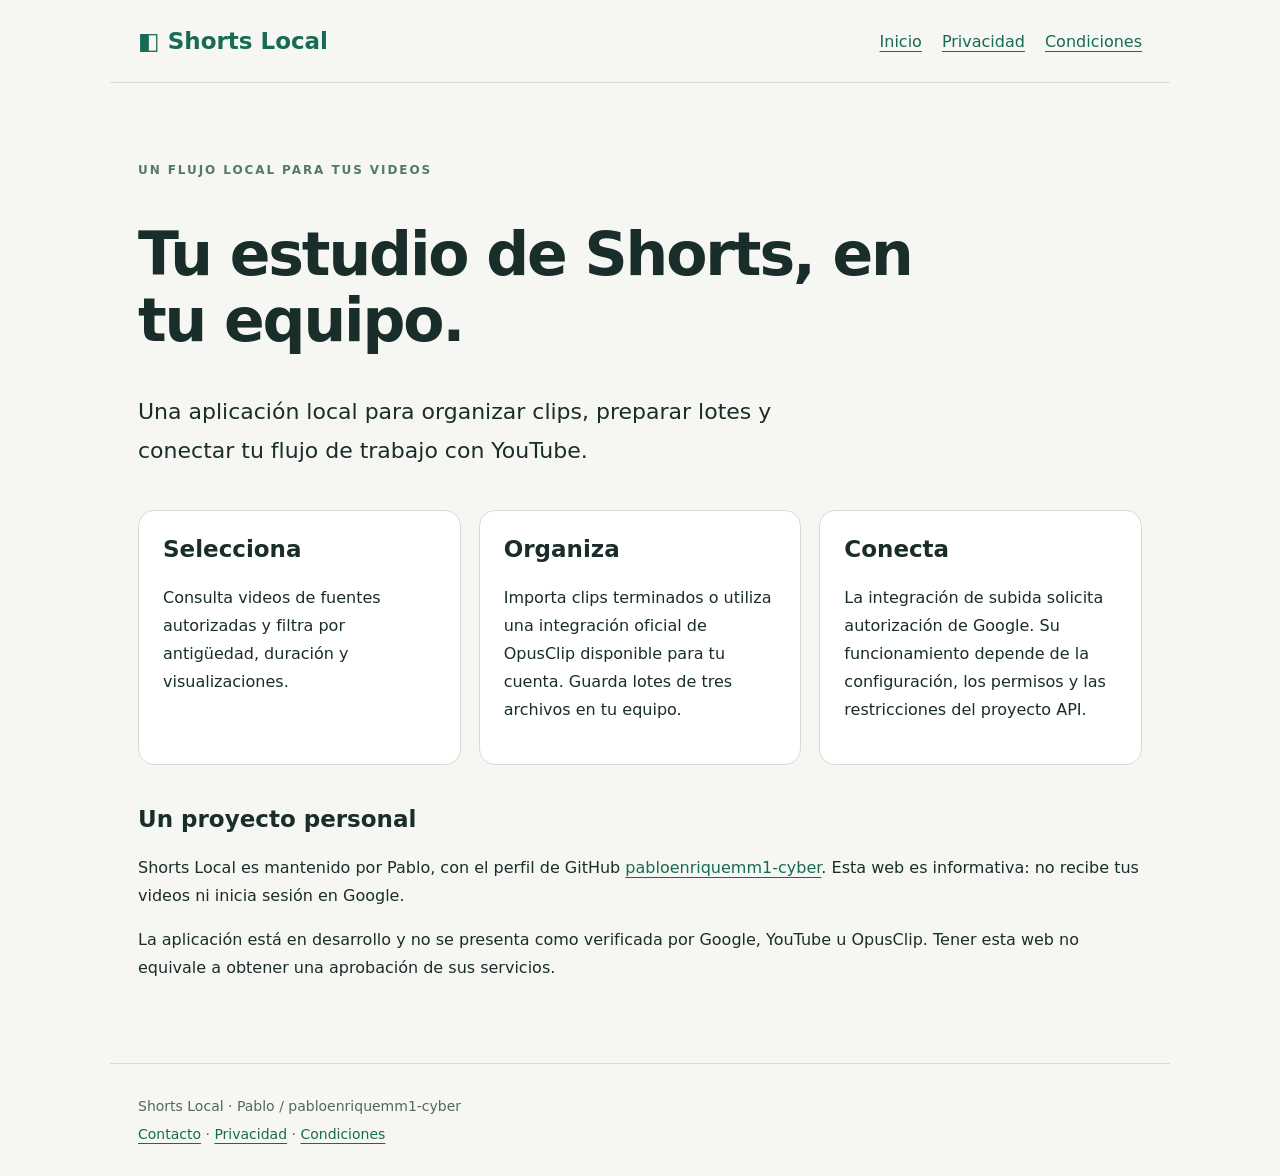
<file: index.html>
<!doctype html>
<html lang="es"><head><meta charset="utf-8"><meta name="viewport" content="width=device-width, initial-scale=1"><title>Shorts Local</title><link rel="stylesheet" href="style.css"><meta name="description" content="Shorts Local: proyecto personal para organizar clips en Windows. Información, privacidad y condiciones de uso."></head>
<body><header><a class="brand" href="index.html">◧ Shorts Local</a><nav aria-label="Principal"><a href="index.html">Inicio</a><a href="privacy.html">Privacidad</a><a href="terms.html">Condiciones</a></nav></header><main><p class="eyebrow">UN FLUJO LOCAL PARA TUS VIDEOS</p><h1>Tu estudio de Shorts, en tu equipo.</h1><p class="lead">Una aplicación local para organizar clips, preparar lotes y conectar tu flujo de trabajo con YouTube.</p><div class="cards"><article><h2>Selecciona</h2><p>Consulta videos de fuentes autorizadas y filtra por antigüedad, duración y visualizaciones.</p></article><article><h2>Organiza</h2><p>Importa clips terminados o utiliza una integración oficial de OpusClip disponible para tu cuenta. Guarda lotes de tres archivos en tu equipo.</p></article><article><h2>Conecta</h2><p>La integración de subida solicita autorización de Google. Su funcionamiento depende de la configuración, los permisos y las restricciones del proyecto API.</p></article></div><h2>Un proyecto personal</h2><p>Shorts Local es mantenido por Pablo, con el perfil de GitHub <a href="https://github.com/pabloenriquemm1-cyber">pabloenriquemm1-cyber</a>. Esta web es informativa: no recibe tus videos ni inicia sesión en Google.</p><p>La aplicación está en desarrollo y no se presenta como verificada por Google, YouTube u OpusClip. Tener esta web no equivale a obtener una aprobación de sus servicios.</p></main><footer>Shorts Local · Pablo / pabloenriquemm1-cyber<br><a href="mailto:pabloenrique0mm1@gmail.com">Contacto</a> · <a href="privacy.html">Privacidad</a> · <a href="terms.html">Condiciones</a></footer></body></html>
</file>
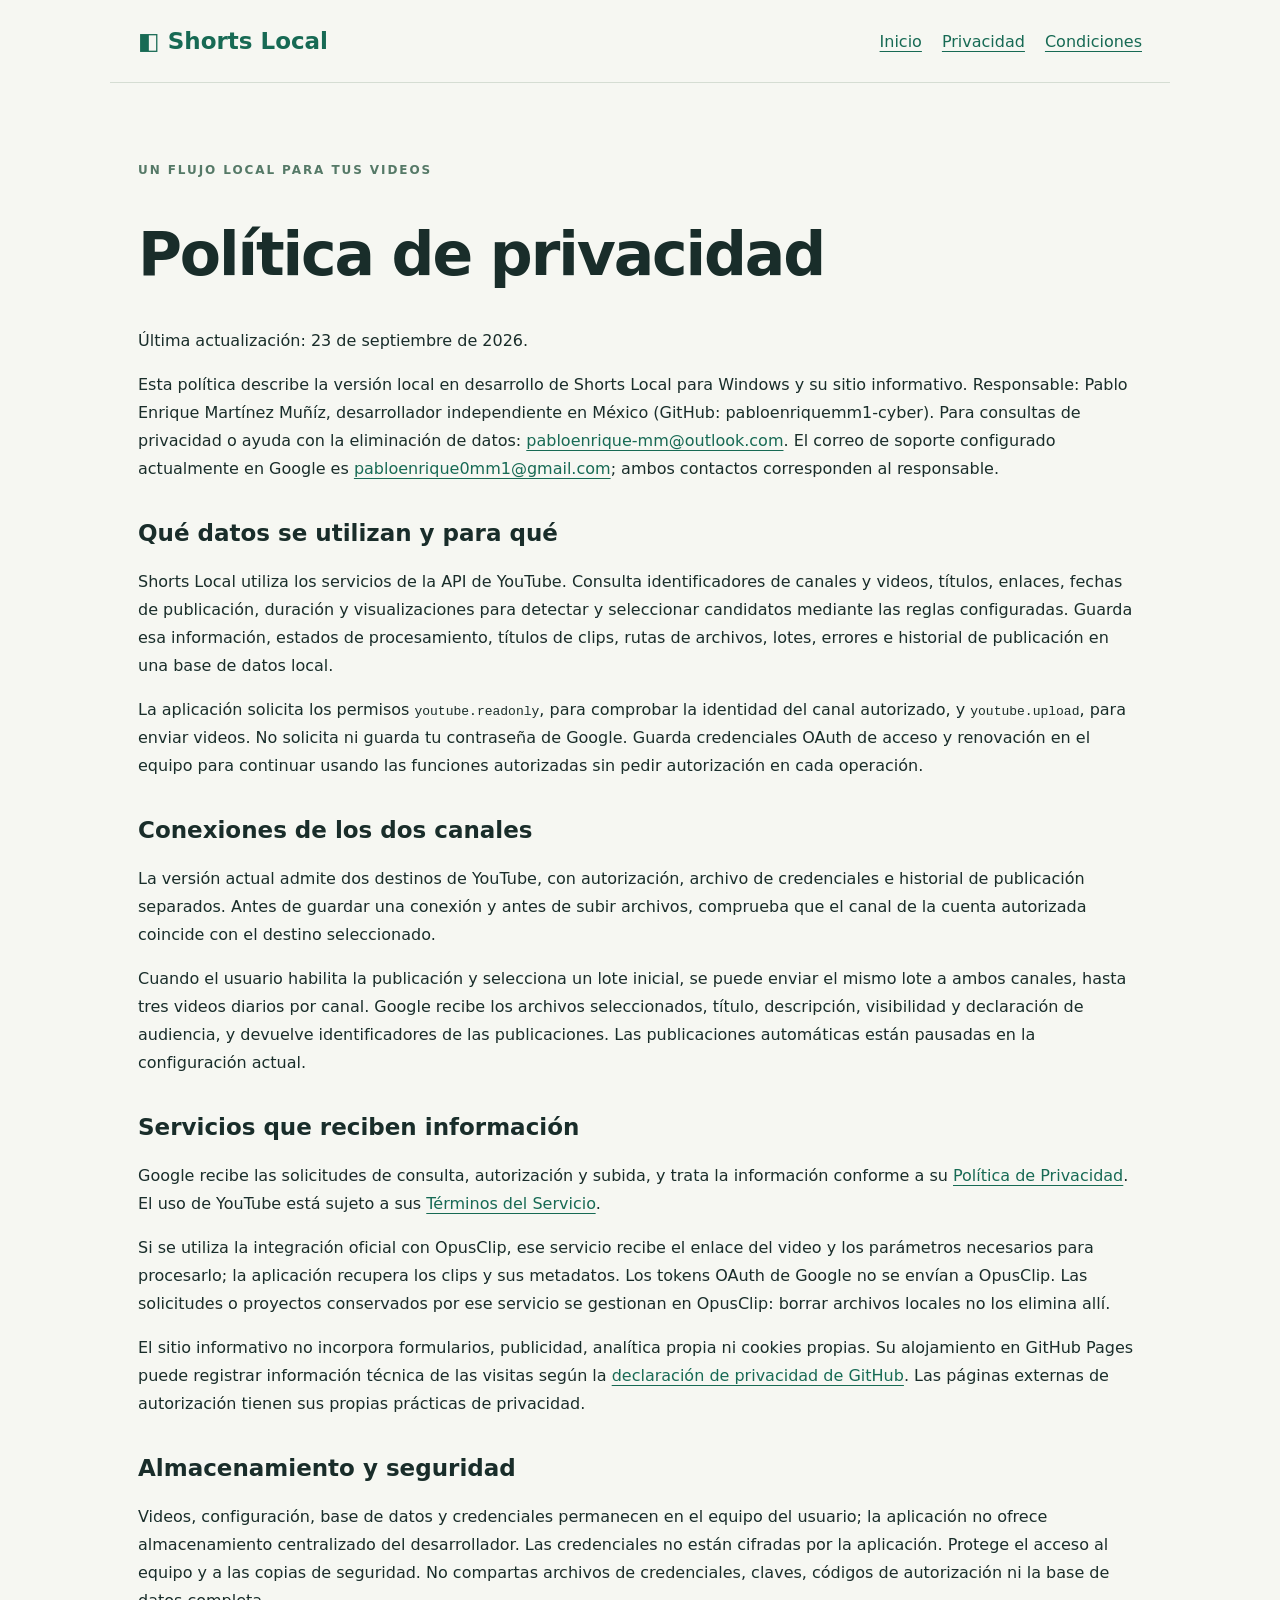
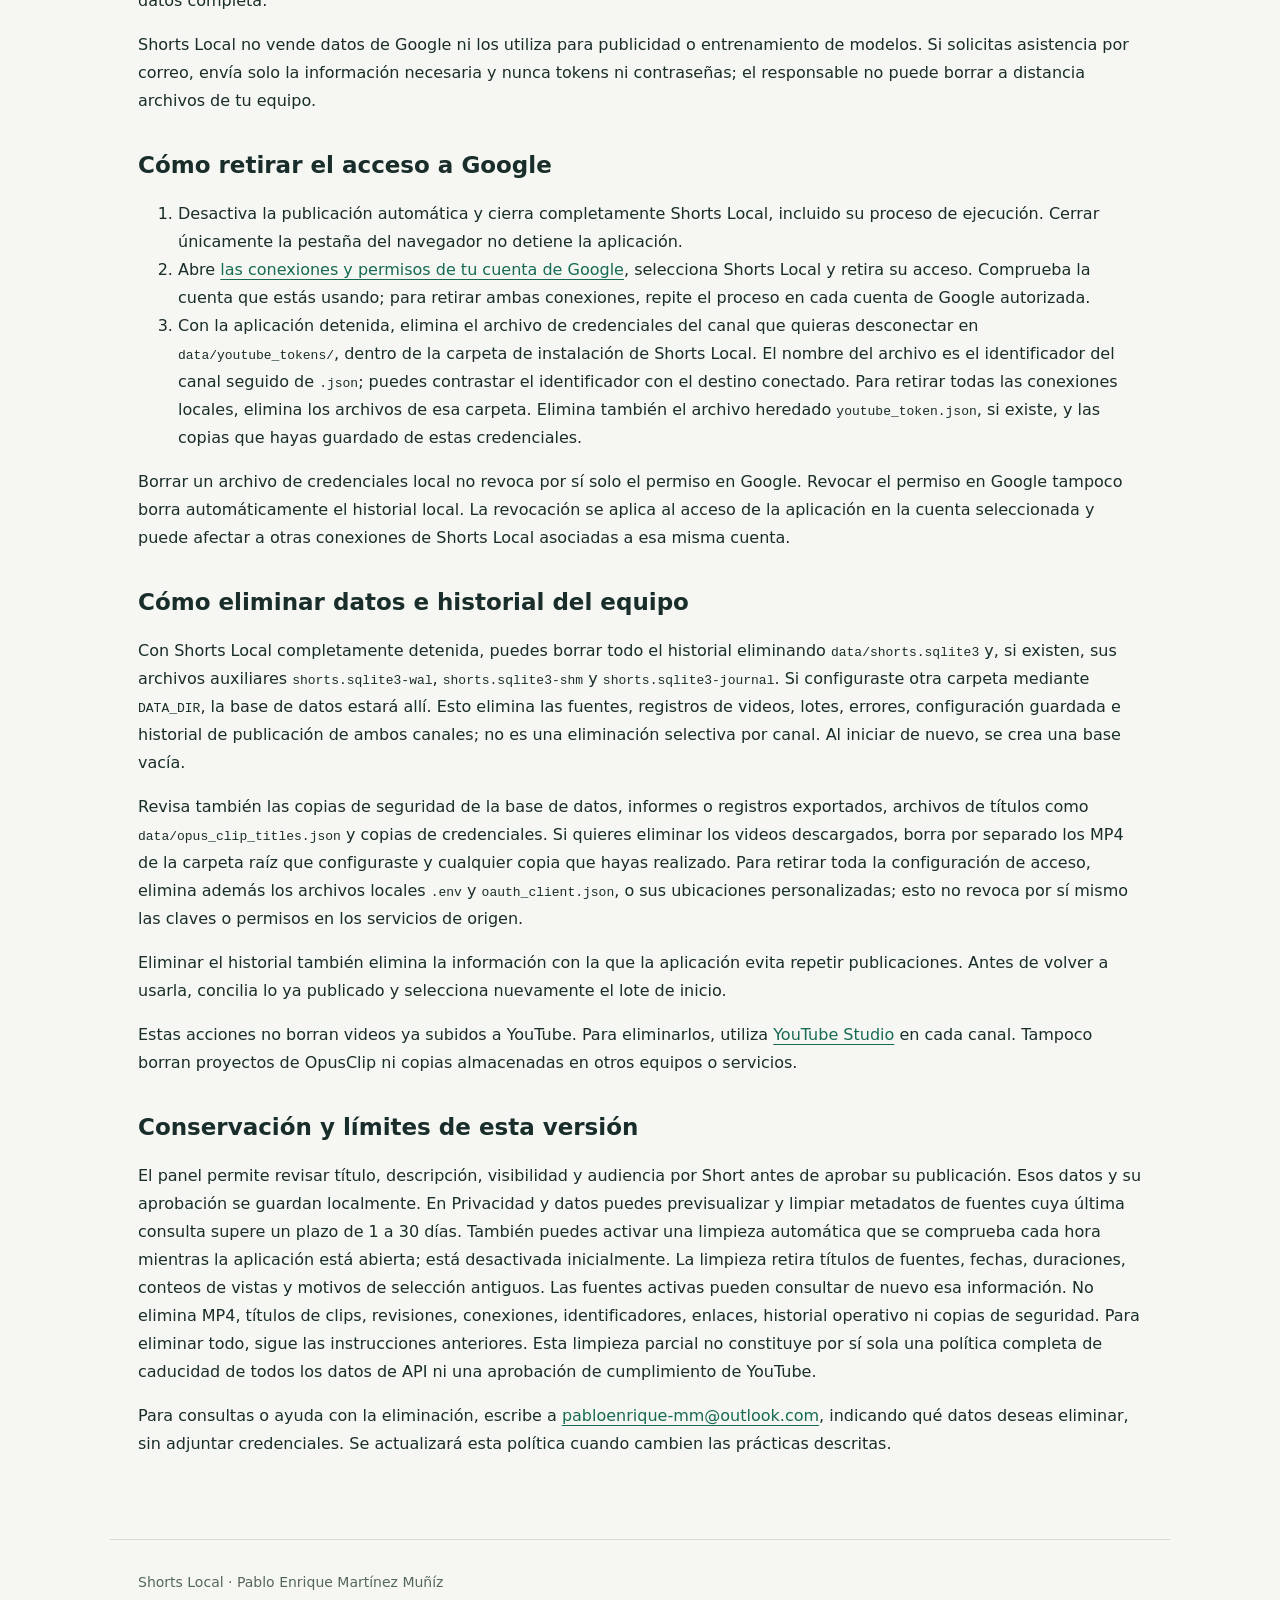
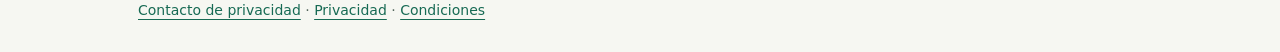
<file: privacy.html>
<!doctype html>
<html lang="es">
<head><meta charset="utf-8"><meta name="viewport" content="width=device-width, initial-scale=1"><title>Privacidad · Shorts Local</title><link rel="stylesheet" href="style.css"><meta name="description" content="Datos, conexiones de YouTube y eliminación de información en Shorts Local."></head>
<body>
<header><a class="brand" href="index.html">◧ Shorts Local</a><nav aria-label="Principal"><a href="index.html">Inicio</a><a href="privacy.html">Privacidad</a><a href="terms.html">Condiciones</a></nav></header>
<main>
<p class="eyebrow">UN FLUJO LOCAL PARA TUS VIDEOS</p>
<h1>Política de privacidad</h1>
<p>Última actualización: 23 de septiembre de 2026.</p>
<p>Esta política describe la versión local en desarrollo de Shorts Local para Windows y su sitio informativo. Responsable: Pablo Enrique Martínez Muñíz, desarrollador independiente en México (GitHub: pabloenriquemm1-cyber). Para consultas de privacidad o ayuda con la eliminación de datos: <a href="mailto:pabloenrique-mm@outlook.com">pabloenrique-mm@outlook.com</a>. El correo de soporte configurado actualmente en Google es <a href="mailto:pabloenrique0mm1@gmail.com">pabloenrique0mm1@gmail.com</a>; ambos contactos corresponden al responsable.</p>
<h2>Qué datos se utilizan y para qué</h2>
<p>Shorts Local utiliza los servicios de la API de YouTube. Consulta identificadores de canales y videos, títulos, enlaces, fechas de publicación, duración y visualizaciones para detectar y seleccionar candidatos mediante las reglas configuradas. Guarda esa información, estados de procesamiento, títulos de clips, rutas de archivos, lotes, errores e historial de publicación en una base de datos local.</p>
<p>La aplicación solicita los permisos <code>youtube.readonly</code>, para comprobar la identidad del canal autorizado, y <code>youtube.upload</code>, para enviar videos. No solicita ni guarda tu contraseña de Google. Guarda credenciales OAuth de acceso y renovación en el equipo para continuar usando las funciones autorizadas sin pedir autorización en cada operación.</p>
<h2>Conexiones de los dos canales</h2>
<p>La versión actual admite dos destinos de YouTube, con autorización, archivo de credenciales e historial de publicación separados. Antes de guardar una conexión y antes de subir archivos, comprueba que el canal de la cuenta autorizada coincide con el destino seleccionado.</p>
<p>Cuando el usuario habilita la publicación y selecciona un lote inicial, se puede enviar el mismo lote a ambos canales, hasta tres videos diarios por canal. Google recibe los archivos seleccionados, título, descripción, visibilidad y declaración de audiencia, y devuelve identificadores de las publicaciones. Las publicaciones automáticas están pausadas en la configuración actual.</p>
<h2>Servicios que reciben información</h2>
<p>Google recibe las solicitudes de consulta, autorización y subida, y trata la información conforme a su <a href="https://policies.google.com/privacy">Política de Privacidad</a>. El uso de YouTube está sujeto a sus <a href="https://www.youtube.com/t/terms">Términos del Servicio</a>.</p>
<p>Si se utiliza la integración oficial con OpusClip, ese servicio recibe el enlace del video y los parámetros necesarios para procesarlo; la aplicación recupera los clips y sus metadatos. Los tokens OAuth de Google no se envían a OpusClip. Las solicitudes o proyectos conservados por ese servicio se gestionan en OpusClip: borrar archivos locales no los elimina allí.</p>
<p>El sitio informativo no incorpora formularios, publicidad, analítica propia ni cookies propias. Su alojamiento en GitHub Pages puede registrar información técnica de las visitas según la <a href="https://docs.github.com/en/site-policy/privacy-policies/github-general-privacy-statement">declaración de privacidad de GitHub</a>. Las páginas externas de autorización tienen sus propias prácticas de privacidad.</p>
<h2>Almacenamiento y seguridad</h2>
<p>Videos, configuración, base de datos y credenciales permanecen en el equipo del usuario; la aplicación no ofrece almacenamiento centralizado del desarrollador. Las credenciales no están cifradas por la aplicación. Protege el acceso al equipo y a las copias de seguridad. No compartas archivos de credenciales, claves, códigos de autorización ni la base de datos completa.</p>
<p>Shorts Local no vende datos de Google ni los utiliza para publicidad o entrenamiento de modelos. Si solicitas asistencia por correo, envía solo la información necesaria y nunca tokens ni contraseñas; el responsable no puede borrar a distancia archivos de tu equipo.</p>
<h2>Cómo retirar el acceso a Google</h2>
<ol>
<li>Desactiva la publicación automática y cierra completamente Shorts Local, incluido su proceso de ejecución. Cerrar únicamente la pestaña del navegador no detiene la aplicación.</li>
<li>Abre <a href="https://security.google.com/settings/security/permissions">las conexiones y permisos de tu cuenta de Google</a>, selecciona Shorts Local y retira su acceso. Comprueba la cuenta que estás usando; para retirar ambas conexiones, repite el proceso en cada cuenta de Google autorizada.</li>
<li>Con la aplicación detenida, elimina el archivo de credenciales del canal que quieras desconectar en <code>data/youtube_tokens/</code>, dentro de la carpeta de instalación de Shorts Local. El nombre del archivo es el identificador del canal seguido de <code>.json</code>; puedes contrastar el identificador con el destino conectado. Para retirar todas las conexiones locales, elimina los archivos de esa carpeta. Elimina también el archivo heredado <code>youtube_token.json</code>, si existe, y las copias que hayas guardado de estas credenciales.</li>
</ol>
<p>Borrar un archivo de credenciales local no revoca por sí solo el permiso en Google. Revocar el permiso en Google tampoco borra automáticamente el historial local. La revocación se aplica al acceso de la aplicación en la cuenta seleccionada y puede afectar a otras conexiones de Shorts Local asociadas a esa misma cuenta.</p>
<h2>Cómo eliminar datos e historial del equipo</h2>
<p>Con Shorts Local completamente detenida, puedes borrar todo el historial eliminando <code>data/shorts.sqlite3</code> y, si existen, sus archivos auxiliares <code>shorts.sqlite3-wal</code>, <code>shorts.sqlite3-shm</code> y <code>shorts.sqlite3-journal</code>. Si configuraste otra carpeta mediante <code>DATA_DIR</code>, la base de datos estará allí. Esto elimina las fuentes, registros de videos, lotes, errores, configuración guardada e historial de publicación de ambos canales; no es una eliminación selectiva por canal. Al iniciar de nuevo, se crea una base vacía.</p>
<p>Revisa también las copias de seguridad de la base de datos, informes o registros exportados, archivos de títulos como <code>data/opus_clip_titles.json</code> y copias de credenciales. Si quieres eliminar los videos descargados, borra por separado los MP4 de la carpeta raíz que configuraste y cualquier copia que hayas realizado. Para retirar toda la configuración de acceso, elimina además los archivos locales <code>.env</code> y <code>oauth_client.json</code>, o sus ubicaciones personalizadas; esto no revoca por sí mismo las claves o permisos en los servicios de origen.</p>
<p>Eliminar el historial también elimina la información con la que la aplicación evita repetir publicaciones. Antes de volver a usarla, concilia lo ya publicado y selecciona nuevamente el lote de inicio.</p>
<p>Estas acciones no borran videos ya subidos a YouTube. Para eliminarlos, utiliza <a href="https://studio.youtube.com/">YouTube Studio</a> en cada canal. Tampoco borran proyectos de OpusClip ni copias almacenadas en otros equipos o servicios.</p>
<h2>Conservación y límites de esta versión</h2>
<p>El panel permite revisar título, descripción, visibilidad y audiencia por Short antes de aprobar su publicación. Esos datos y su aprobación se guardan localmente. En Privacidad y datos puedes previsualizar y limpiar metadatos de fuentes cuya última consulta supere un plazo de 1 a 30 días. También puedes activar una limpieza automática que se comprueba cada hora mientras la aplicación está abierta; está desactivada inicialmente. La limpieza retira títulos de fuentes, fechas, duraciones, conteos de vistas y motivos de selección antiguos. Las fuentes activas pueden consultar de nuevo esa información. No elimina MP4, títulos de clips, revisiones, conexiones, identificadores, enlaces, historial operativo ni copias de seguridad. Para eliminar todo, sigue las instrucciones anteriores. Esta limpieza parcial no constituye por sí sola una política completa de caducidad de todos los datos de API ni una aprobación de cumplimiento de YouTube.</p>
<p>Para consultas o ayuda con la eliminación, escribe a <a href="mailto:pabloenrique-mm@outlook.com">pabloenrique-mm@outlook.com</a>, indicando qué datos deseas eliminar, sin adjuntar credenciales. Se actualizará esta política cuando cambien las prácticas descritas.</p>
</main>
<footer>Shorts Local · Pablo Enrique Martínez Muñíz<br><a href="mailto:pabloenrique-mm@outlook.com">Contacto de privacidad</a> · <a href="privacy.html">Privacidad</a> · <a href="terms.html">Condiciones</a></footer>
</body></html>
</file>
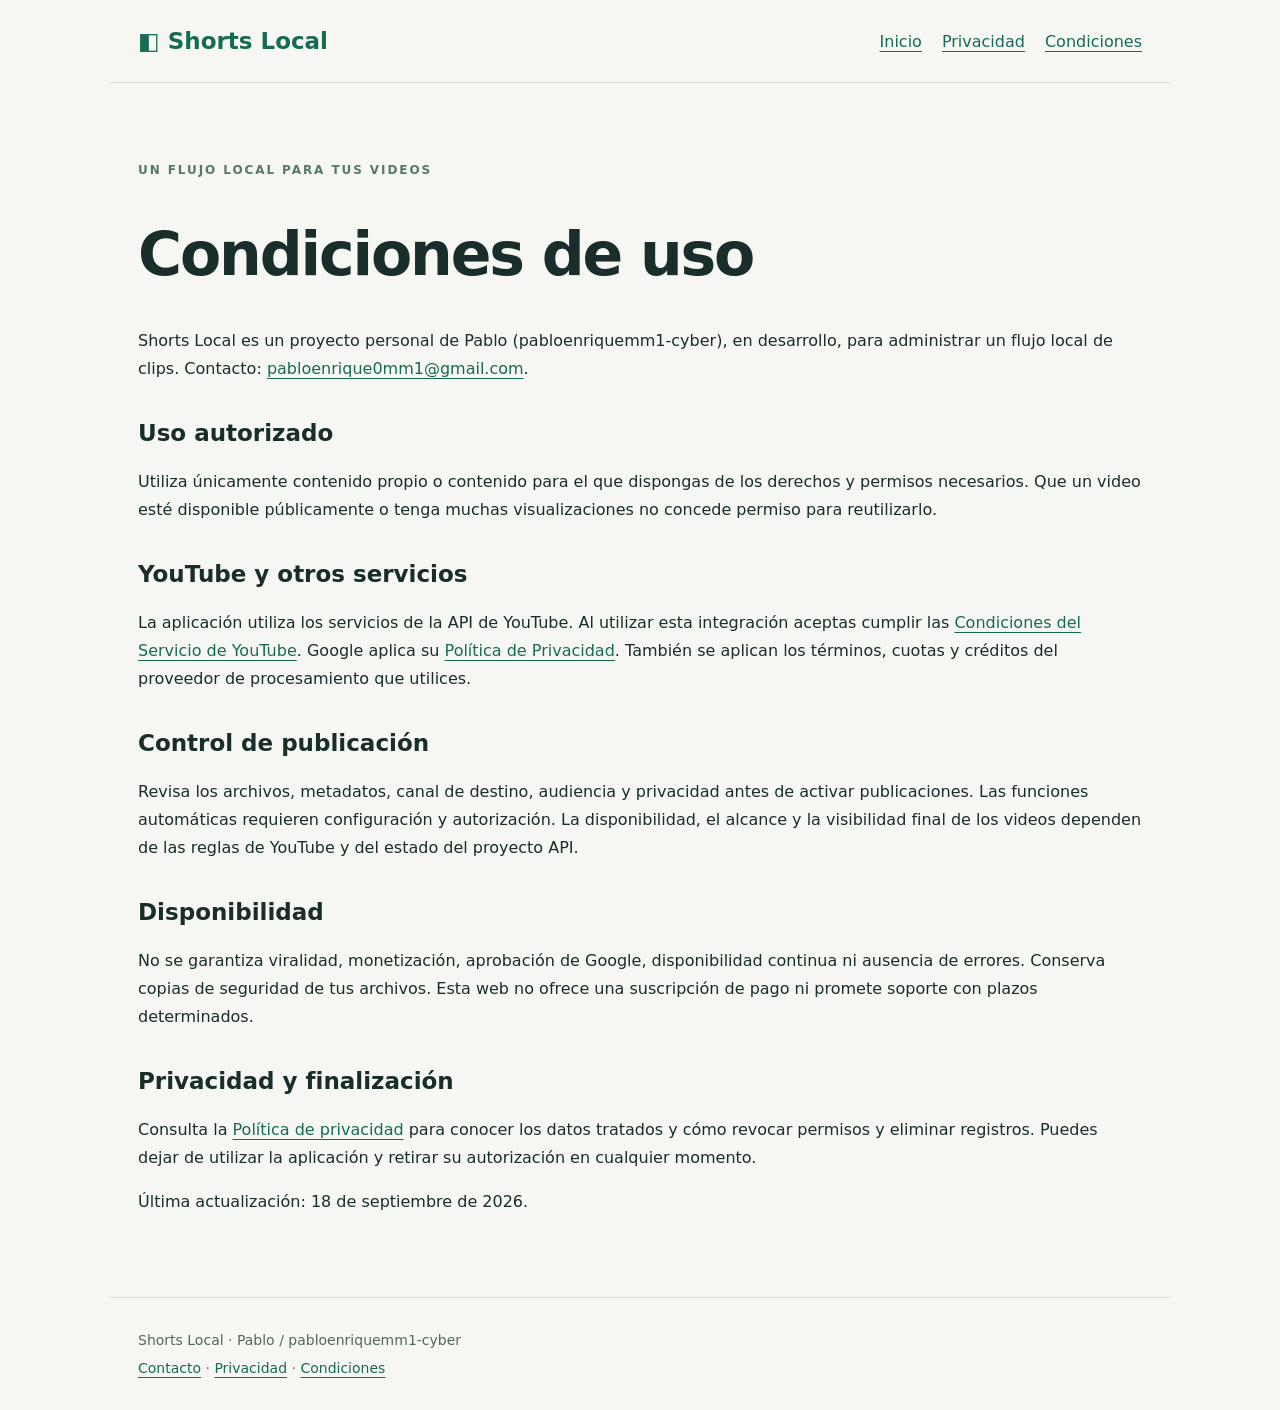
<file: terms.html>
<!doctype html>
<html lang="es"><head><meta charset="utf-8"><meta name="viewport" content="width=device-width, initial-scale=1"><title>Condiciones · Shorts Local</title><link rel="stylesheet" href="style.css"><meta name="description" content="Shorts Local: proyecto personal para organizar clips en Windows. Información, privacidad y condiciones de uso."></head>
<body><header><a class="brand" href="index.html">◧ Shorts Local</a><nav aria-label="Principal"><a href="index.html">Inicio</a><a href="privacy.html">Privacidad</a><a href="terms.html">Condiciones</a></nav></header><main><p class="eyebrow">UN FLUJO LOCAL PARA TUS VIDEOS</p><h1>Condiciones de uso</h1><p>Shorts Local es un proyecto personal de Pablo (pabloenriquemm1-cyber), en desarrollo, para administrar un flujo local de clips. Contacto: <a href="mailto:pabloenrique0mm1@gmail.com">pabloenrique0mm1@gmail.com</a>.</p><h2>Uso autorizado</h2><p>Utiliza únicamente contenido propio o contenido para el que dispongas de los derechos y permisos necesarios. Que un video esté disponible públicamente o tenga muchas visualizaciones no concede permiso para reutilizarlo.</p><h2>YouTube y otros servicios</h2><p>La aplicación utiliza los servicios de la API de YouTube. Al utilizar esta integración aceptas cumplir las <a href="https://www.youtube.com/t/terms">Condiciones del Servicio de YouTube</a>. Google aplica su <a href="https://policies.google.com/privacy">Política de Privacidad</a>. También se aplican los términos, cuotas y créditos del proveedor de procesamiento que utilices.</p><h2>Control de publicación</h2><p>Revisa los archivos, metadatos, canal de destino, audiencia y privacidad antes de activar publicaciones. Las funciones automáticas requieren configuración y autorización. La disponibilidad, el alcance y la visibilidad final de los videos dependen de las reglas de YouTube y del estado del proyecto API.</p><h2>Disponibilidad</h2><p>No se garantiza viralidad, monetización, aprobación de Google, disponibilidad continua ni ausencia de errores. Conserva copias de seguridad de tus archivos. Esta web no ofrece una suscripción de pago ni promete soporte con plazos determinados.</p><h2>Privacidad y finalización</h2><p>Consulta la <a href="privacy.html">Política de privacidad</a> para conocer los datos tratados y cómo revocar permisos y eliminar registros. Puedes dejar de utilizar la aplicación y retirar su autorización en cualquier momento.</p><p>Última actualización: 18 de septiembre de 2026.</p></main><footer>Shorts Local · Pablo / pabloenriquemm1-cyber<br><a href="mailto:pabloenrique0mm1@gmail.com">Contacto</a> · <a href="privacy.html">Privacidad</a> · <a href="terms.html">Condiciones</a></footer></body></html>
</file>
<file: style.css>
:root{color-scheme:light;font-family:system-ui,sans-serif;color:#192d2a;background:#f6f7f2}*{box-sizing:border-box}body{margin:0}header,main,footer{max-width:1060px;margin:auto;padding:28px}header{display:flex;justify-content:space-between;gap:24px;align-items:center;border-bottom:1px solid #d5ddd3}a{color:#176a54;text-underline-offset:4px}.brand{font-size:23px;font-weight:750;text-decoration:none}nav{display:flex;gap:20px}main{padding-top:65px;padding-bottom:65px;line-height:1.75}h1{font-size:clamp(34px,5vw,60px);line-height:1.1;max-width:850px;letter-spacing:-.035em}h2{font-size:23px;margin-top:36px;line-height:1.3}.eyebrow{font-size:12px;letter-spacing:.16em;font-weight:750;color:#557967}.lead{font-size:22px;max-width:720px}.cards{display:grid;grid-template-columns:repeat(3,1fr);gap:18px;margin:40px 0}.cards article{border:1px solid #d5ddd3;background:white;border-radius:16px;padding:24px}.cards h2{margin-top:0}footer{border-top:1px solid #d5ddd3;font-size:14px;color:#54675d;line-height:2}a:focus-visible{outline:3px solid #a8761b;outline-offset:4px}@media(max-width:650px){header{align-items:flex-start;flex-direction:column}.cards{grid-template-columns:1fr}nav{flex-wrap:wrap}main{padding-top:35px}}
</file>
